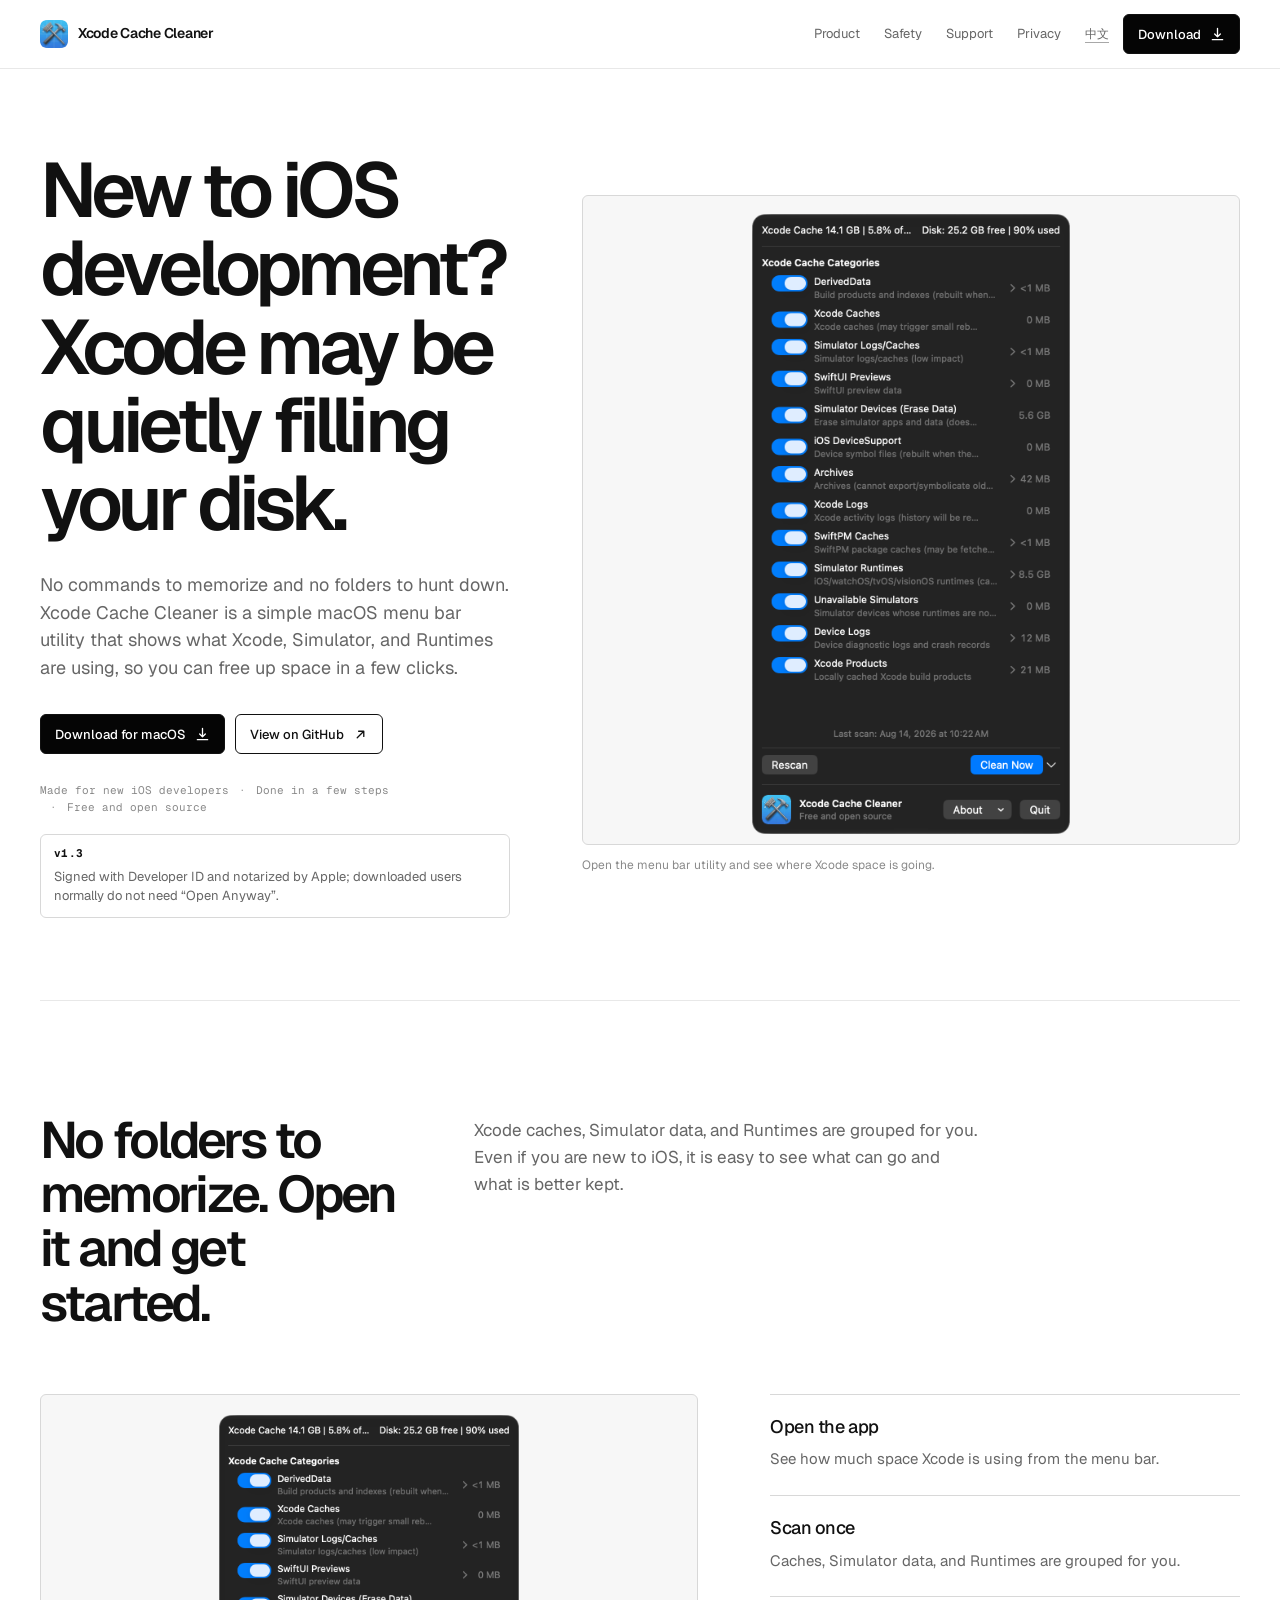
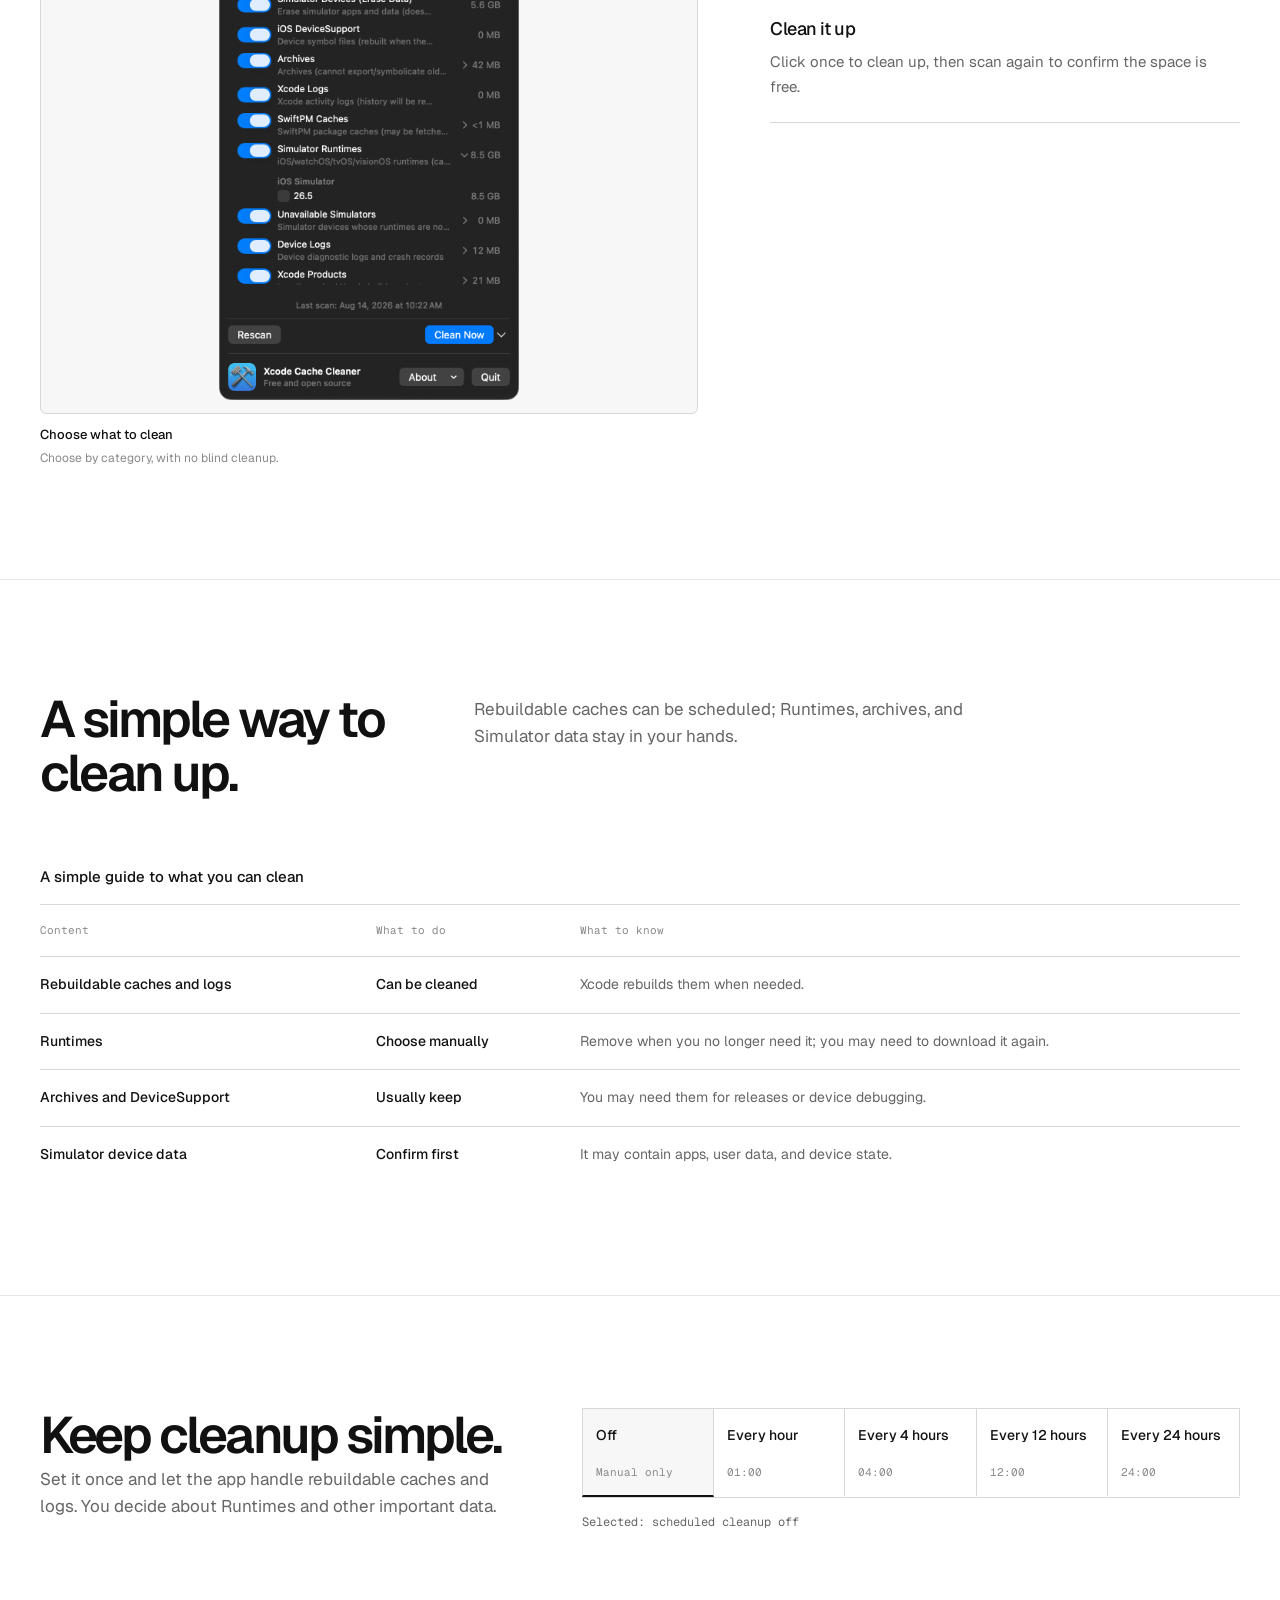
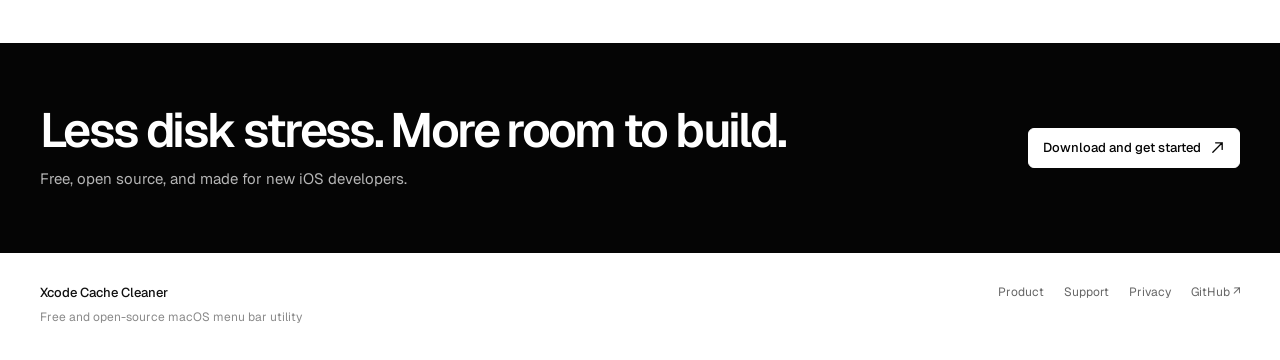
<file: index.html>
<!doctype html>
<html lang="zh-CN">
<head>
  <meta charset="utf-8" />
  <meta name="viewport" content="width=device-width, initial-scale=1" />
  <meta name="description" content="A simple macOS menu bar utility for new iOS developers who need to free up space quietly used by Xcode." />
  <meta name="theme-color" content="#ffffff" />
  <title>Xcode Cache Cleaner — Free up space used by Xcode</title>
  <link rel="preconnect" href="https://fonts.googleapis.com" />
  <link rel="preconnect" href="https://fonts.gstatic.com" crossorigin />
  <link href="https://fonts.googleapis.com/css2?family=Geist:wght@400;500;600&family=Geist+Mono:wght@400;500&display=swap" rel="stylesheet" referrerpolicy="no-referrer" />
  <link rel="icon" type="image/png" href="XcodeCacheCleaner/Assets.xcassets/AppIcon.appiconset/icon_32.png" />
  <link rel="stylesheet" href="site.css" />
  <script src="site.js" defer></script>
</head>
<body data-lang="zh">
  <a class="skip-link" href="#main"><span class="lang-zh">跳到主要内容</span><span class="lang-en">Skip to content</span></a>

  <header class="site-header">
    <div class="wrap site-header-inner">
      <a class="brand" href="index.html" aria-label="Xcode Cache Cleaner home">
        <img src="XcodeCacheCleaner/Assets.xcassets/AppIcon.appiconset/icon_256.png" alt="" />
        <span class="brand-name">Xcode Cache Cleaner</span>
      </a>

      <nav class="site-nav" aria-label="Primary navigation">
        <a href="#product"><span class="lang-zh">产品界面</span><span class="lang-en">Product</span></a>
        <a href="#coverage"><span class="lang-zh">清理边界</span><span class="lang-en">Safety</span></a>
        <a href="support.html"><span class="lang-zh">支持</span><span class="lang-en">Support</span></a>
        <a href="privacy.html"><span class="lang-zh">隐私</span><span class="lang-en">Privacy</span></a>
      </nav>

      <details class="mobile-menu">
        <summary>Menu / 菜单</summary>
        <div class="mobile-menu-panel">
          <a href="#product"><span class="lang-zh">产品界面</span><span class="lang-en">Product</span></a>
          <a href="#coverage"><span class="lang-zh">清理边界</span><span class="lang-en">Safety</span></a>
          <a href="support.html"><span class="lang-zh">支持</span><span class="lang-en">Support</span></a>
          <a href="privacy.html"><span class="lang-zh">隐私</span><span class="lang-en">Privacy</span></a>
        </div>
      </details>

      <div class="header-actions">
        <button class="language-toggle" type="button" data-language-toggle aria-label="Switch site language to English">EN</button>
        <a class="header-download" href="https://github.com/yicheng2031/XcodeCacheCleaner/releases/latest" target="_blank" rel="noreferrer">
          <span class="lang-zh">下载</span>
          <span class="lang-en">Download</span>
          <svg viewBox="0 0 16 16" aria-hidden="true"><path d="M8 1.5v9m0 0 3-3m-3 3-3-3M2.5 13.5h11" /></svg>
        </a>
      </div>
    </div>
  </header>

  <main id="main">
    <section class="opening wrap" id="top">
      <div class="opening-copy">
        <h1>
          <span class="lang-zh">刚开始做 iOS，磁盘却被 Xcode 悄悄占满了？</span>
          <span class="lang-en">New to iOS development? Xcode may be quietly filling your disk.</span>
        </h1>
        <p class="opening-lede">
          <span class="lang-zh">不用记命令，也不用手动翻目录。Xcode Cache Cleaner 是一个简单易用的 macOS 菜单栏工具，帮你找到 Xcode、Simulator 和 Runtime 占用的空间，选中后就能清理。</span>
          <span class="lang-en">No commands to memorize and no folders to hunt down. Xcode Cache Cleaner is a simple macOS menu bar utility that shows what Xcode, Simulator, and Runtimes are using, so you can free up space in a few clicks.</span>
        </p>
        <div class="opening-actions">
          <a class="button button-primary" href="https://github.com/yicheng2031/XcodeCacheCleaner/releases/latest" target="_blank" rel="noreferrer">
            <span class="lang-zh">下载 macOS 版本</span>
            <span class="lang-en">Download for macOS</span>
            <svg viewBox="0 0 16 16" aria-hidden="true"><path d="M8 1.5v9m0 0 3-3m-3 3-3-3M2.5 13.5h11" /></svg>
          </a>
          <a class="button button-secondary" href="https://github.com/yicheng2031/XcodeCacheCleaner" target="_blank" rel="noreferrer">
            <span class="lang-zh">查看 GitHub</span>
            <span class="lang-en">View on GitHub</span>
            <svg viewBox="0 0 16 16" aria-hidden="true"><path d="M4.5 11.5 11.5 4.5M6 4.5h5.5V10" /></svg>
          </a>
        </div>
        <p class="opening-facts">
          <span><span class="lang-zh">适合 iOS 新手</span><span class="lang-en">Made for new iOS developers</span></span>
          <span><span class="lang-zh">几步完成</span><span class="lang-en">Done in a few steps</span></span>
          <span><span class="lang-zh">免费且开源</span><span class="lang-en">Free and open source</span></span>
        </p>
        <p class="opening-release">
          <strong>v1.3</strong>
          <span class="lang-zh">已使用 Developer ID 签名并通过 Apple 公证，下载后通常无需“仍要打开”。</span>
          <span class="lang-en">Signed with Developer ID and notarized by Apple; downloaded users normally do not need “Open Anyway”.</span>
        </p>
      </div>

      <figure class="opening-evidence">
        <div class="evidence-frame evidence-frame-overview">
          <div class="lang-media lang-zh">
            <img src="docs/screenshots/menu-overview.png" alt="Xcode Cache Cleaner menu showing Xcode storage categories and sizes" fetchpriority="high" />
          </div>
          <div class="lang-media lang-en">
            <img src="docs/screenshots/menu-overview-en.png" alt="Xcode Cache Cleaner menu showing Xcode storage categories and sizes in English" fetchpriority="high" />
          </div>
        </div>
        <figcaption>
          <span class="lang-zh">打开菜单栏，Xcode 占了多少空间一目了然。</span>
          <span class="lang-en">Open the menu bar utility and see where Xcode space is going.</span>
        </figcaption>
      </figure>
    </section>

    <section class="page-section evidence-section" id="product">
      <div class="wrap">
        <div class="section-intro section-intro-narrow">
          <h2>
            <span class="lang-zh">不用记目录，打开就能看懂。</span>
            <span class="lang-en">No folders to memorize. Open it and get started.</span>
          </h2>
          <p>
            <span class="lang-zh">Xcode 的缓存、模拟器数据和 Runtime 都按分类列好。即使刚开始做 iOS，也能知道哪些可以清理，哪些最好保留。</span>
            <span class="lang-en">Xcode caches, Simulator data, and Runtimes are grouped for you. Even if you are new to iOS, it is easy to see what can go and what is better kept.</span>
          </p>
        </div>

        <div class="product-evidence-grid">
          <figure class="product-evidence">
            <div class="evidence-frame evidence-frame-detail">
              <div class="lang-media lang-zh">
                <img src="docs/screenshots/runtime-selection.png" alt="Xcode Cache Cleaner with the Runtime category expanded" loading="lazy" />
              </div>
              <div class="lang-media lang-en">
                <img src="docs/screenshots/runtime-selection-en.png" alt="Xcode Cache Cleaner with the Runtime category expanded in English" loading="lazy" />
              </div>
            </div>
            <figcaption>
              <strong><span class="lang-zh">需要清理什么，自己选</span><span class="lang-en">Choose what to clean</span></strong>
              <span><span class="lang-zh">按分类选择，不用盲删。</span><span class="lang-en">Choose by category, with no blind cleanup.</span></span>
            </figcaption>
          </figure>

          <div class="evidence-notes">
            <div class="evidence-note">
              <h3><span class="lang-zh">打开应用</span><span class="lang-en">Open the app</span></h3>
              <p><span class="lang-zh">菜单栏里就能看到 Xcode 占用了多少空间。</span><span class="lang-en">See how much space Xcode is using from the menu bar.</span></p>
            </div>
            <div class="evidence-note">
              <h3><span class="lang-zh">扫描一下</span><span class="lang-en">Scan once</span></h3>
              <p><span class="lang-zh">缓存、Simulator 和 Runtime 分开列好，想清理哪一类由你决定。</span><span class="lang-en">Caches, Simulator data, and Runtimes are grouped for you.</span></p>
            </div>
            <div class="evidence-note">
              <h3><span class="lang-zh">点击清理</span><span class="lang-en">Clean it up</span></h3>
              <p><span class="lang-zh">点一下完成清理，之后重新扫描确认空间已经释放。</span><span class="lang-en">Click once to clean up, then scan again to confirm the space is free.</span></p>
            </div>
          </div>
        </div>
      </div>
    </section>

    <section class="page-section boundary-section" id="coverage">
      <div class="wrap">
        <div class="section-intro section-intro-narrow">
          <h2>
            <span class="lang-zh">新手也能放心清理。</span>
            <span class="lang-en">A simple way to clean up.</span>
          </h2>
          <p>
            <span class="lang-zh">缓存和日志可以交给定时清理；Runtime、归档和模拟器数据等重要内容，仍然由你手动决定。</span>
            <span class="lang-en">Rebuildable caches can be scheduled; Runtimes, archives, and Simulator data stay in your hands.</span>
          </p>
        </div>

        <div class="boundary-table-wrap">
          <table>
            <caption><span class="lang-zh">简单分清：哪些可以清理，哪些需要确认</span><span class="lang-en">A simple guide to what you can clean</span></caption>
            <thead>
              <tr>
                <th scope="col"><span class="lang-zh">内容</span><span class="lang-en">Content</span></th>
                <th scope="col"><span class="lang-zh">建议</span><span class="lang-en">What to do</span></th>
                <th scope="col"><span class="lang-zh">说明</span><span class="lang-en">What to know</span></th>
              </tr>
            </thead>
            <tbody>
              <tr>
                <th scope="row"><span class="lang-zh">可重建缓存和日志</span><span class="lang-en">Rebuildable caches and logs</span></th>
                <td><span class="lang-zh">可以清理</span><span class="lang-en">Can be cleaned</span></td>
                <td><span class="lang-zh">Xcode 需要时会自动重新生成。</span><span class="lang-en">Xcode rebuilds them when needed.</span></td>
              </tr>
              <tr>
                <th scope="row"><span class="lang-zh">Runtime</span><span class="lang-en">Runtimes</span></th>
                <td><span class="lang-zh">手动选择</span><span class="lang-en">Choose manually</span></td>
                <td><span class="lang-zh">不再使用时再删除，之后可能需要重新下载。</span><span class="lang-en">Remove when you no longer need it; you may need to download it again.</span></td>
              </tr>
              <tr>
                <th scope="row"><span class="lang-zh">归档与 DeviceSupport</span><span class="lang-en">Archives and DeviceSupport</span></th>
                <td><span class="lang-zh">建议保留</span><span class="lang-en">Usually keep</span></td>
                <td><span class="lang-zh">发布或真机调试时可能还会用到。</span><span class="lang-en">You may need them for releases or device debugging.</span></td>
              </tr>
              <tr>
                <th scope="row"><span class="lang-zh">模拟器设备数据</span><span class="lang-en">Simulator device data</span></th>
                <td><span class="lang-zh">确认后清理</span><span class="lang-en">Confirm first</span></td>
                <td><span class="lang-zh">里面可能有 App、用户数据和设备状态。</span><span class="lang-en">It may contain apps, user data, and device state.</span></td>
              </tr>
            </tbody>
          </table>
        </div>
      </div>
    </section>

    <section class="page-section schedule-section" id="schedule">
      <div class="wrap schedule-layout">
        <div class="schedule-copy">
          <h2>
            <span class="lang-zh">把清理变成一件小事。</span>
            <span class="lang-en">Keep cleanup simple.</span>
          </h2>
          <p>
            <span class="lang-zh">设置一次，让应用定期处理可重建的缓存和日志。Runtime 等内容仍然由你决定。</span>
            <span class="lang-en">Set it once and let the app handle rebuildable caches and logs. You decide about Runtimes and other important data.</span>
          </p>
        </div>

        <div class="schedule-demo">
          <div class="schedule-options" role="group" aria-label="Scheduled cleanup interval">
            <button type="button" data-schedule-option data-zh="当前选择：关闭定时清理" data-en="Selected: scheduled cleanup off" aria-pressed="true">
              <span class="lang-zh">关闭</span><span class="lang-en">Off</span><small><span class="lang-zh">手动运行</span><span class="lang-en">Manual only</span></small>
            </button>
            <button type="button" data-schedule-option data-zh="当前选择：每 1 小时自动清理" data-en="Selected: every 1 hour" aria-pressed="false">
              <span class="lang-zh">每 1 小时</span><span class="lang-en">Every hour</span><small>01:00</small>
            </button>
            <button type="button" data-schedule-option data-zh="当前选择：每 4 小时自动清理" data-en="Selected: every 4 hours" aria-pressed="false">
              <span class="lang-zh">每 4 小时</span><span class="lang-en">Every 4 hours</span><small>04:00</small>
            </button>
            <button type="button" data-schedule-option data-zh="当前选择：每 12 小时自动清理" data-en="Selected: every 12 hours" aria-pressed="false">
              <span class="lang-zh">每 12 小时</span><span class="lang-en">Every 12 hours</span><small>12:00</small>
            </button>
            <button type="button" data-schedule-option data-zh="当前选择：每 24 小时自动清理" data-en="Selected: every 24 hours" aria-pressed="false">
              <span class="lang-zh">每 24 小时</span><span class="lang-en">Every 24 hours</span><small>24:00</small>
            </button>
          </div>
          <p class="schedule-status" data-schedule-status aria-live="polite">当前选择：关闭定时清理</p>
        </div>
      </div>
    </section>

    <section class="closing-band">
      <div class="wrap closing-band-inner">
        <div>
          <h2><span class="lang-zh">少一点磁盘焦虑，多一点开发空间。</span><span class="lang-en">Less disk stress. More room to build.</span></h2>
          <p><span class="lang-zh">免费开源，适合刚开始做 iOS 的你。</span><span class="lang-en">Free, open source, and made for new iOS developers.</span></p>
        </div>
        <a class="button button-inverse" href="https://github.com/yicheng2031/XcodeCacheCleaner/releases/latest" target="_blank" rel="noreferrer">
          <span class="lang-zh">下载并开始使用</span>
          <span class="lang-en">Download and get started</span>
          <svg viewBox="0 0 16 16" aria-hidden="true"><path d="M3 13 13 3m0 0H6m7 0v7" /></svg>
        </a>
      </div>
    </section>
  </main>

  <footer class="site-footer">
    <div class="wrap site-footer-inner">
      <div class="footer-brand">
        <strong>Xcode Cache Cleaner</strong>
        <span><span class="lang-zh">免费开源的 macOS 菜单栏工具</span><span class="lang-en">Free and open-source macOS menu bar utility</span></span>
      </div>
      <nav class="footer-links" aria-label="Footer navigation">
        <a href="#product"><span class="lang-zh">产品界面</span><span class="lang-en">Product</span></a>
        <a href="support.html"><span class="lang-zh">支持</span><span class="lang-en">Support</span></a>
        <a href="privacy.html"><span class="lang-zh">隐私</span><span class="lang-en">Privacy</span></a>
        <a href="https://github.com/yicheng2031/XcodeCacheCleaner" target="_blank" rel="noreferrer">GitHub ↗</a>
      </nav>
    </div>
  </footer>
</body>
</html>
</file>
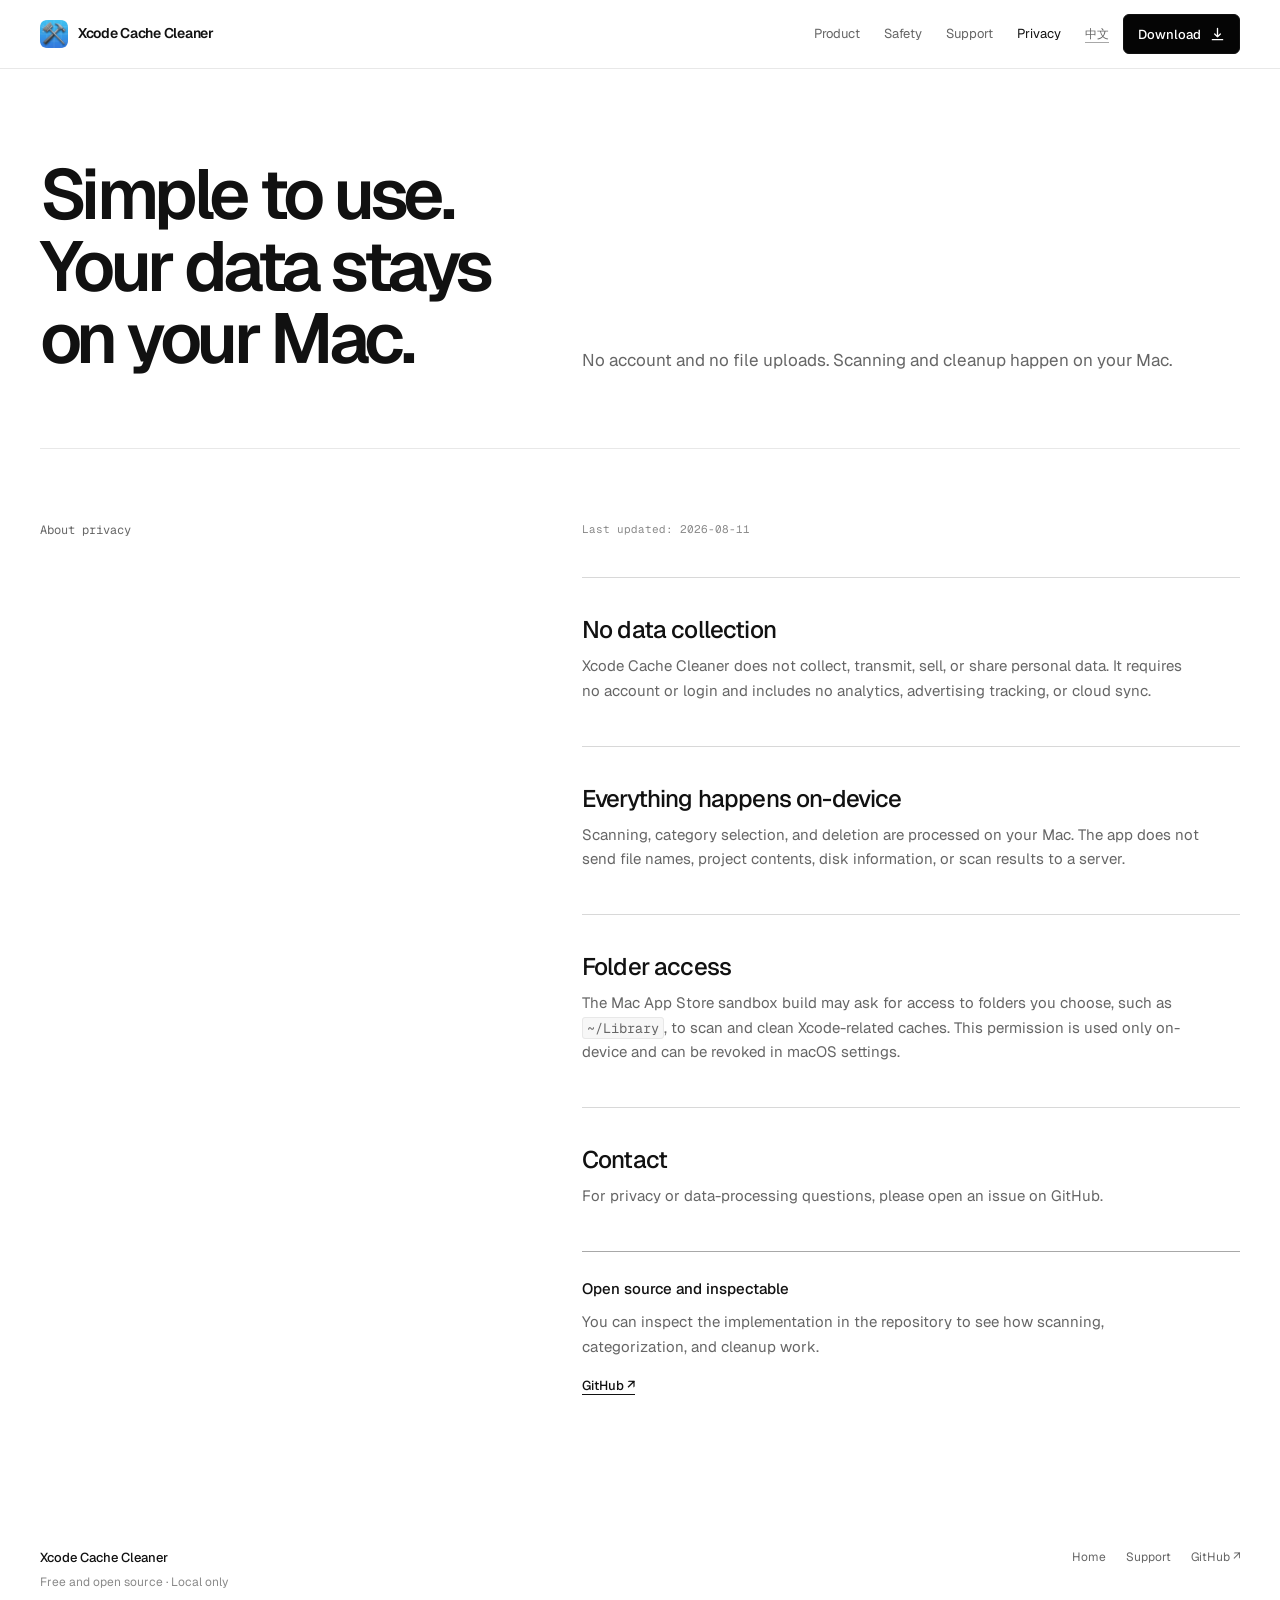
<file: privacy.html>
<!doctype html>
<html lang="zh-CN">
<head>
  <meta charset="utf-8" />
  <meta name="viewport" content="width=device-width, initial-scale=1" />
  <meta name="description" content="Simple, local privacy for Xcode Cache Cleaner. No account, no uploads, and no tracking." />
  <meta name="theme-color" content="#ffffff" />
  <title>Xcode Cache Cleaner — Privacy / 隐私</title>
  <link rel="preconnect" href="https://fonts.googleapis.com" />
  <link rel="preconnect" href="https://fonts.gstatic.com" crossorigin />
  <link href="https://fonts.googleapis.com/css2?family=Geist:wght@400;500;600&family=Geist+Mono:wght@400;500&display=swap" rel="stylesheet" referrerpolicy="no-referrer" />
  <link rel="icon" type="image/png" href="XcodeCacheCleaner/Assets.xcassets/AppIcon.appiconset/icon_32.png" />
  <link rel="stylesheet" href="site.css" />
  <script src="site.js" defer></script>
</head>
<body data-lang="zh">
  <a class="skip-link" href="#main"><span class="lang-zh">跳到主要内容</span><span class="lang-en">Skip to content</span></a>

  <header class="site-header">
    <div class="wrap site-header-inner">
      <a class="brand" href="index.html" aria-label="Xcode Cache Cleaner home">
        <img src="XcodeCacheCleaner/Assets.xcassets/AppIcon.appiconset/icon_256.png" alt="" />
        <span class="brand-name">Xcode Cache Cleaner</span>
      </a>
      <nav class="site-nav" aria-label="Primary navigation">
        <a href="index.html#product"><span class="lang-zh">产品界面</span><span class="lang-en">Product</span></a>
        <a href="index.html#coverage"><span class="lang-zh">清理边界</span><span class="lang-en">Safety</span></a>
        <a href="support.html"><span class="lang-zh">支持</span><span class="lang-en">Support</span></a>
        <a href="privacy.html" aria-current="page"><span class="lang-zh">隐私</span><span class="lang-en">Privacy</span></a>
      </nav>
      <details class="mobile-menu">
        <summary>Menu / 菜单</summary>
        <div class="mobile-menu-panel">
          <a href="index.html#product"><span class="lang-zh">产品界面</span><span class="lang-en">Product</span></a>
          <a href="index.html#coverage"><span class="lang-zh">清理边界</span><span class="lang-en">Safety</span></a>
          <a href="support.html"><span class="lang-zh">支持</span><span class="lang-en">Support</span></a>
          <a href="privacy.html"><span class="lang-zh">隐私</span><span class="lang-en">Privacy</span></a>
        </div>
      </details>
      <div class="header-actions">
        <button class="language-toggle" type="button" data-language-toggle aria-label="Switch site language to English">EN</button>
        <a class="header-download" href="https://github.com/yicheng2031/XcodeCacheCleaner/releases/latest" target="_blank" rel="noreferrer">
          <span class="lang-zh">下载</span>
          <span class="lang-en">Download</span>
          <svg viewBox="0 0 16 16" aria-hidden="true"><path d="M8 1.5v9m0 0 3-3m-3 3-3-3M2.5 13.5h11" /></svg>
        </a>
      </div>
    </div>
  </header>

  <main id="main" class="reading-main">
    <div class="wrap reading-header">
      <h1><span class="lang-zh">简单使用，数据只留在你的 Mac。</span><span class="lang-en">Simple to use. Your data stays on your Mac.</span></h1>
      <p><span class="lang-zh">不需要账号，不需要上传文件。扫描和清理都在你的 Mac 上完成。</span><span class="lang-en">No account and no file uploads. Scanning and cleanup happen on your Mac.</span></p>
    </div>

    <article class="wrap reading-layout">
      <div class="reading-context"><span class="lang-zh">关于隐私</span><span class="lang-en">About privacy</span></div>
      <div class="reading-body">
        <p class="reading-meta"><span class="lang-zh">最后更新：2026-08-11</span><span class="lang-en">Last updated: 2026-08-11</span></p>

        <section class="reading-section">
          <h2><span class="lang-zh">不收集数据</span><span class="lang-en">No data collection</span></h2>
          <p><span class="lang-zh">Xcode Cache Cleaner 不收集、上传、出售或分享任何个人数据。应用不需要账号或登录，也不包含分析统计、广告追踪或云同步。</span><span class="lang-en">Xcode Cache Cleaner does not collect, transmit, sell, or share personal data. It requires no account or login and includes no analytics, advertising tracking, or cloud sync.</span></p>
        </section>

        <section class="reading-section">
          <h2><span class="lang-zh">所有操作都在本机完成</span><span class="lang-en">Everything happens on-device</span></h2>
          <p><span class="lang-zh">扫描结果、分类选择和删除操作都只在你的 Mac 上处理。应用不会把文件名、项目内容、磁盘信息或扫描结果发送到服务器。</span><span class="lang-en">Scanning, category selection, and deletion are processed on your Mac. The app does not send file names, project contents, disk information, or scan results to a server.</span></p>
        </section>

        <section class="reading-section">
          <h2><span class="lang-zh">文件夹访问权限</span><span class="lang-en">Folder access</span></h2>
          <p><span class="lang-zh">如果你使用 Mac App Store 沙盒版本，应用可能请求访问你选择的文件夹，例如 <code>~/Library</code>，以扫描和清理 Xcode 相关缓存。权限只用于本机操作，可以在 macOS 设置中撤销。</span><span class="lang-en">The Mac App Store sandbox build may ask for access to folders you choose, such as <code>~/Library</code>, to scan and clean Xcode-related caches. This permission is used only on-device and can be revoked in macOS settings.</span></p>
        </section>

        <section class="reading-section">
          <h2><span class="lang-zh">联系我们</span><span class="lang-en">Contact</span></h2>
          <p><span class="lang-zh">如果你对隐私或数据处理有疑问，请在 GitHub 提交 Issue。</span><span class="lang-en">For privacy or data-processing questions, please open an issue on GitHub.</span></p>
        </section>

        <aside class="reading-note">
          <strong><span class="lang-zh">开源可核验</span><span class="lang-en">Open source and inspectable</span></strong>
          <p><span class="lang-zh">你可以直接查看仓库中的实现，了解应用如何扫描、分类和执行清理。</span><span class="lang-en">You can inspect the implementation in the repository to see how scanning, categorization, and cleanup work.</span></p>
          <a href="https://github.com/yicheng2031/XcodeCacheCleaner" target="_blank" rel="noreferrer">GitHub ↗</a>
        </aside>
      </div>
    </article>
  </main>

  <footer class="site-footer">
    <div class="wrap site-footer-inner">
      <div class="footer-brand">
        <strong>Xcode Cache Cleaner</strong>
        <span><span class="lang-zh">免费开源 · 仅在本机处理</span><span class="lang-en">Free and open source · Local only</span></span>
      </div>
      <nav class="footer-links" aria-label="Footer navigation">
        <a href="index.html"><span class="lang-zh">首页</span><span class="lang-en">Home</span></a>
        <a href="support.html"><span class="lang-zh">支持</span><span class="lang-en">Support</span></a>
        <a href="https://github.com/yicheng2031/XcodeCacheCleaner" target="_blank" rel="noreferrer">GitHub ↗</a>
      </nav>
    </div>
  </footer>
</body>
</html>
</file>
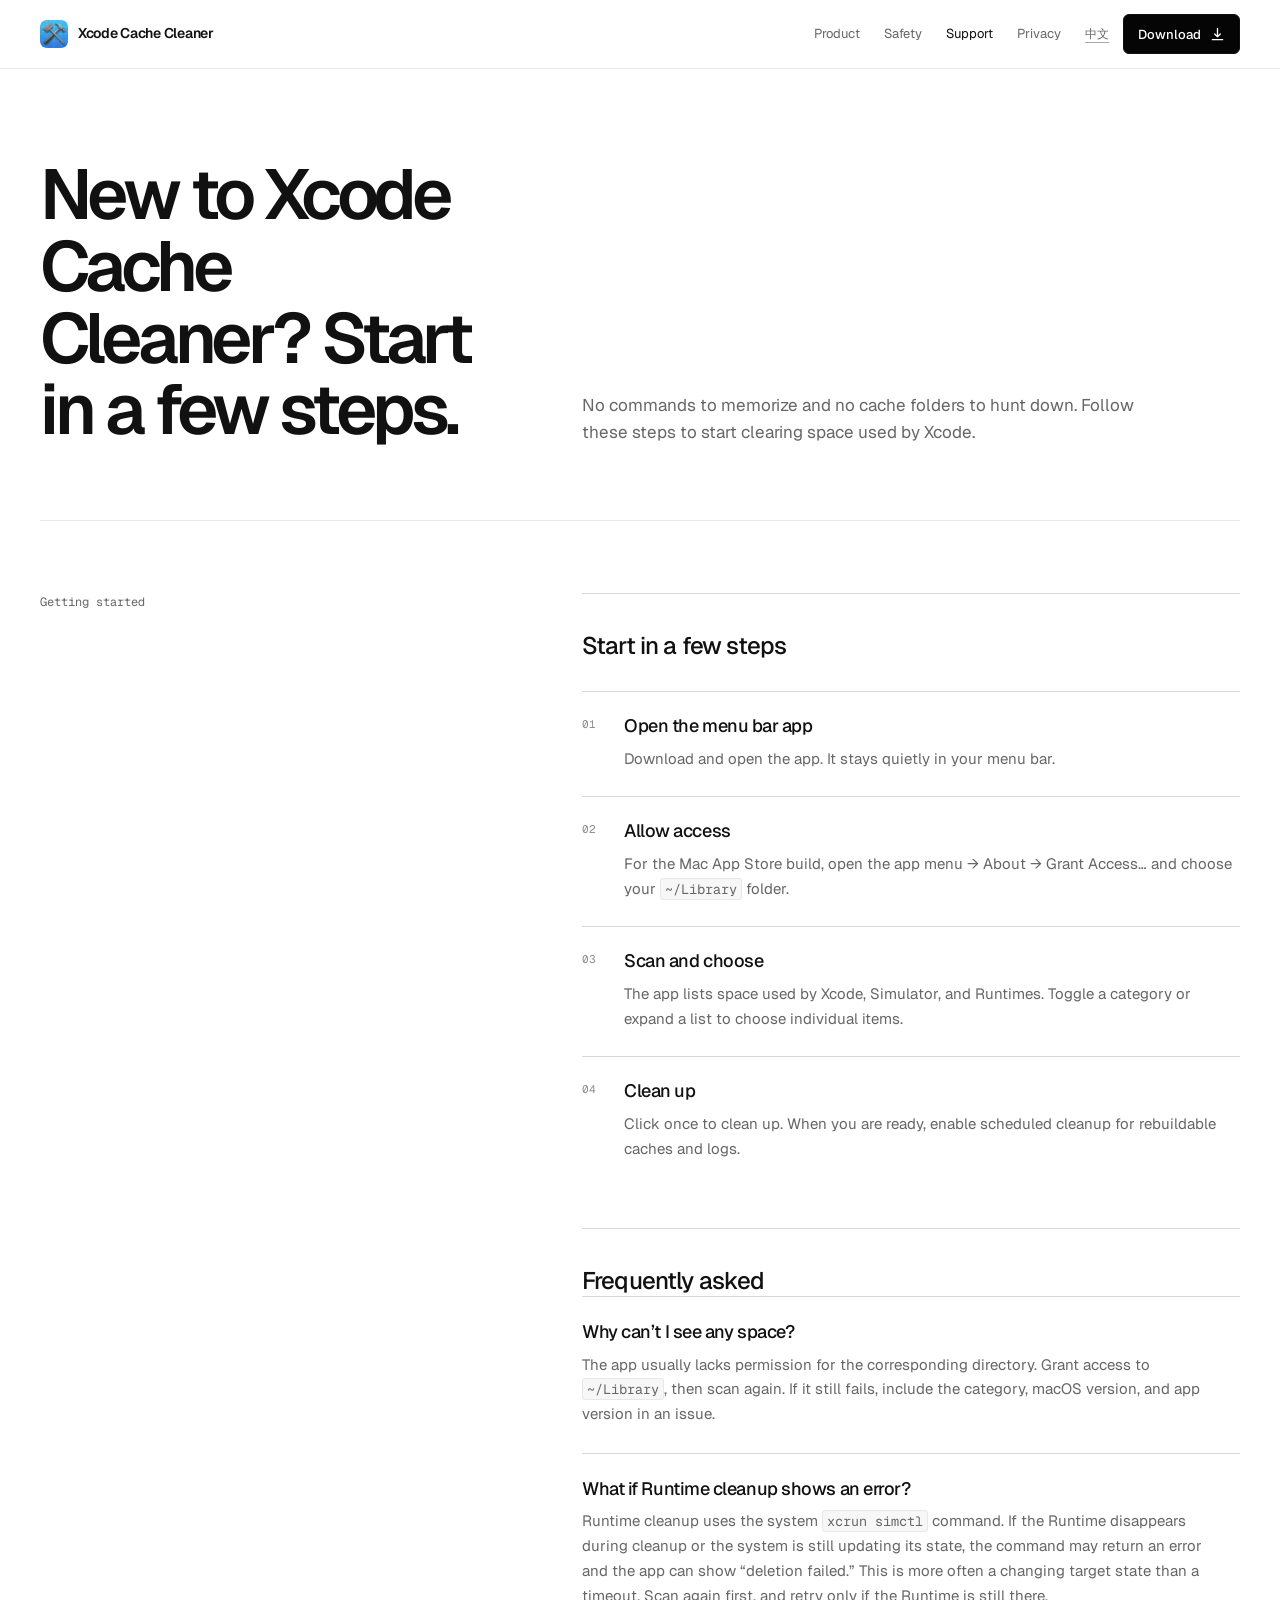
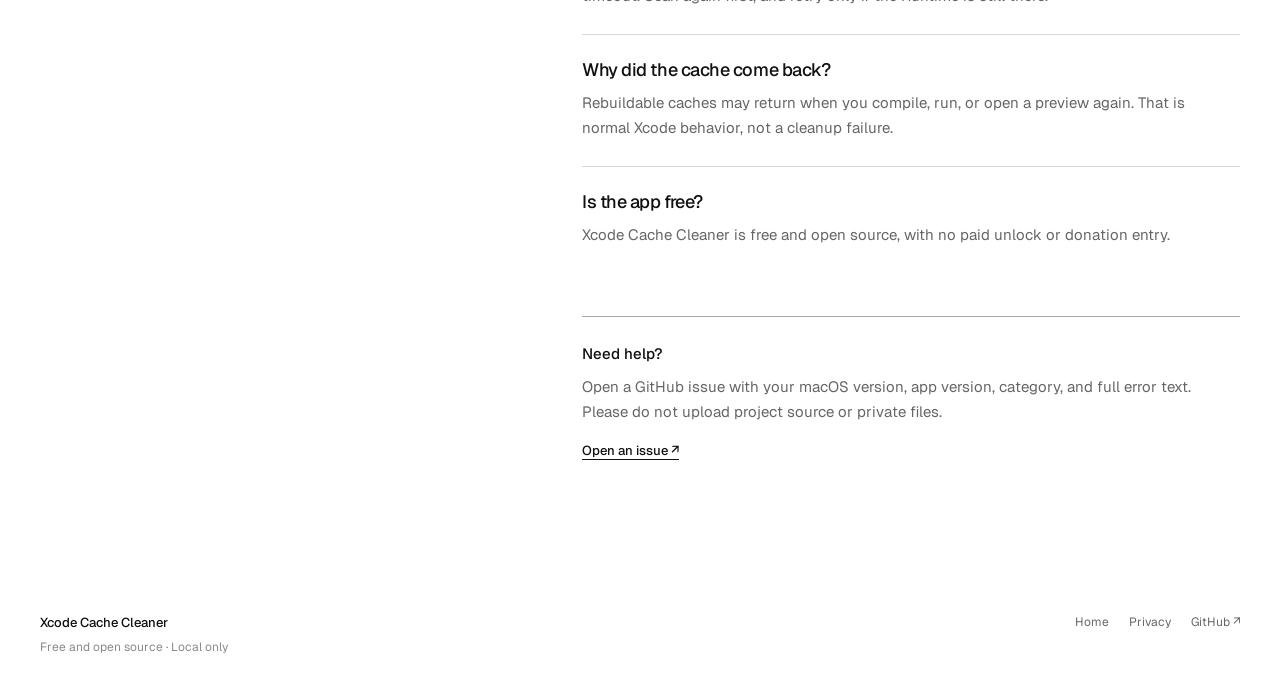
<file: support.html>
<!doctype html>
<html lang="zh-CN">
<head>
  <meta charset="utf-8" />
  <meta name="viewport" content="width=device-width, initial-scale=1" />
  <meta name="description" content="Simple support for new iOS developers using Xcode Cache Cleaner, including permissions, Runtime cleanup, and scheduled cleanup." />
  <meta name="theme-color" content="#ffffff" />
  <title>Xcode Cache Cleaner — Support / 支持</title>
  <link rel="preconnect" href="https://fonts.googleapis.com" />
  <link rel="preconnect" href="https://fonts.gstatic.com" crossorigin />
  <link href="https://fonts.googleapis.com/css2?family=Geist:wght@400;500;600&family=Geist+Mono:wght@400;500&display=swap" rel="stylesheet" referrerpolicy="no-referrer" />
  <link rel="icon" type="image/png" href="XcodeCacheCleaner/Assets.xcassets/AppIcon.appiconset/icon_32.png" />
  <link rel="stylesheet" href="site.css" />
  <script src="site.js" defer></script>
</head>
<body data-lang="zh">
  <a class="skip-link" href="#main"><span class="lang-zh">跳到主要内容</span><span class="lang-en">Skip to content</span></a>

  <header class="site-header">
    <div class="wrap site-header-inner">
      <a class="brand" href="index.html" aria-label="Xcode Cache Cleaner home">
        <img src="XcodeCacheCleaner/Assets.xcassets/AppIcon.appiconset/icon_256.png" alt="" />
        <span class="brand-name">Xcode Cache Cleaner</span>
      </a>
      <nav class="site-nav" aria-label="Primary navigation">
        <a href="index.html#product"><span class="lang-zh">产品界面</span><span class="lang-en">Product</span></a>
        <a href="index.html#coverage"><span class="lang-zh">清理边界</span><span class="lang-en">Safety</span></a>
        <a href="support.html" aria-current="page"><span class="lang-zh">支持</span><span class="lang-en">Support</span></a>
        <a href="privacy.html"><span class="lang-zh">隐私</span><span class="lang-en">Privacy</span></a>
      </nav>
      <details class="mobile-menu">
        <summary>Menu / 菜单</summary>
        <div class="mobile-menu-panel">
          <a href="index.html#product"><span class="lang-zh">产品界面</span><span class="lang-en">Product</span></a>
          <a href="index.html#coverage"><span class="lang-zh">清理边界</span><span class="lang-en">Safety</span></a>
          <a href="support.html"><span class="lang-zh">支持</span><span class="lang-en">Support</span></a>
          <a href="privacy.html"><span class="lang-zh">隐私</span><span class="lang-en">Privacy</span></a>
        </div>
      </details>
      <div class="header-actions">
        <button class="language-toggle" type="button" data-language-toggle aria-label="Switch site language to English">EN</button>
        <a class="header-download" href="https://github.com/yicheng2031/XcodeCacheCleaner/releases/latest" target="_blank" rel="noreferrer">
          <span class="lang-zh">下载</span>
          <span class="lang-en">Download</span>
          <svg viewBox="0 0 16 16" aria-hidden="true"><path d="M8 1.5v9m0 0 3-3m-3 3-3-3M2.5 13.5h11" /></svg>
        </a>
      </div>
    </div>
  </header>

  <main id="main" class="reading-main">
    <div class="wrap reading-header">
      <h1><span class="lang-zh">刚开始用？几步就能开始清理。</span><span class="lang-en">New to Xcode Cache Cleaner? Start in a few steps.</span></h1>
      <p><span class="lang-zh">不用记命令，也不用到处找缓存目录。按下面几步，就能开始清理 Xcode 占用的空间。</span><span class="lang-en">No commands to memorize and no cache folders to hunt down. Follow these steps to start clearing space used by Xcode.</span></p>
    </div>

    <article class="wrap reading-layout">
      <div class="reading-context"><span class="lang-zh">开始使用</span><span class="lang-en">Getting started</span></div>
      <div class="reading-body">
        <section class="reading-section">
          <h2><span class="lang-zh">几步开始</span><span class="lang-en">Start in a few steps</span></h2>
          <ol class="steps-list">
            <li>
              <h3><span class="lang-zh">打开菜单栏应用</span><span class="lang-en">Open the menu bar app</span></h3>
              <p><span class="lang-zh">下载并打开应用，它会安静地待在菜单栏里。</span><span class="lang-en">Download and open the app. It stays quietly in your menu bar.</span></p>
            </li>
            <li>
              <h3><span class="lang-zh">允许扫描</span><span class="lang-en">Allow access</span></h3>
              <p><span class="lang-zh">如果你使用 Mac App Store 版本，打开应用菜单 → 关于 → 授权访问…，选择你的 <code>~/Library</code> 文件夹。</span><span class="lang-en">For the Mac App Store build, open the app menu → About → Grant Access… and choose your <code>~/Library</code> folder.</span></p>
            </li>
            <li>
              <h3><span class="lang-zh">扫描并选择</span><span class="lang-en">Scan and choose</span></h3>
              <p><span class="lang-zh">应用会列出 Xcode、Simulator 和 Runtime 占用的空间。按分类开关，或展开列表选择具体项目。</span><span class="lang-en">The app lists space used by Xcode, Simulator, and Runtimes. Toggle a category or expand a list to choose individual items.</span></p>
            </li>
            <li>
              <h3><span class="lang-zh">点击清理</span><span class="lang-en">Clean up</span></h3>
              <p><span class="lang-zh">点一下完成清理。熟悉后，还可以打开定时清理，让应用自动处理可重建的缓存和日志。</span><span class="lang-en">Click once to clean up. When you are ready, enable scheduled cleanup for rebuildable caches and logs.</span></p>
            </li>
          </ol>
        </section>

        <section class="reading-section">
          <h2><span class="lang-zh">常见问题</span><span class="lang-en">Frequently asked</span></h2>

          <div class="faq-item">
            <h3><span class="lang-zh">为什么扫描不到内容？</span><span class="lang-en">Why can’t I see any space?</span></h3>
            <p><span class="lang-zh">通常是应用没有访问对应目录的权限。请先完成上面的 <code>~/Library</code> 授权，然后重新检测；如果仍然失败，请在 Issue 中附上分类名称、macOS 版本和应用版本。</span><span class="lang-en">The app usually lacks permission for the corresponding directory. Grant access to <code>~/Library</code>, then scan again. If it still fails, include the category, macOS version, and app version in an issue.</span></p>
          </div>

          <div class="faq-item">
            <h3><span class="lang-zh">Runtime 清理提示失败怎么办？</span><span class="lang-en">What if Runtime cleanup shows an error?</span></h3>
            <p><span class="lang-zh">Runtime 清理使用系统的 <code>xcrun simctl</code> 命令。删除过程中如果 Runtime 已经消失，或系统还在更新状态，命令仍可能返回错误，界面就会出现“删除失败”。这更常见于目标状态变化，不一定是超时。先重新扫描确认结果；只有 Runtime 仍在时，才需要再次尝试。</span><span class="lang-en">Runtime cleanup uses the system <code>xcrun simctl</code> command. If the Runtime disappears during cleanup or the system is still updating its state, the command may return an error and the app can show “deletion failed.” This is more often a changing target state than a timeout. Scan again first, and retry only if the Runtime is still there.</span></p>
          </div>

          <div class="faq-item">
            <h3><span class="lang-zh">清理后缓存又回来了？</span><span class="lang-en">Why did the cache come back?</span></h3>
            <p><span class="lang-zh">可重建缓存可能会在下一次编译、运行或打开预览时重新生成；这不是清理失败，而是 Xcode 的正常工作方式。</span><span class="lang-en">Rebuildable caches may return when you compile, run, or open a preview again. That is normal Xcode behavior, not a cleanup failure.</span></p>
          </div>

          <div class="faq-item">
            <h3><span class="lang-zh">这个应用收费吗？</span><span class="lang-en">Is the app free?</span></h3>
            <p><span class="lang-zh">Xcode Cache Cleaner 免费且开源，不包含付费解锁或捐赠入口。</span><span class="lang-en">Xcode Cache Cleaner is free and open source, with no paid unlock or donation entry.</span></p>
          </div>
        </section>

        <aside class="reading-note">
          <strong><span class="lang-zh">需要帮助？</span><span class="lang-en">Need help?</span></strong>
          <p><span class="lang-zh">请在 GitHub 提交 Issue，附上 macOS 版本、应用版本、相关分类和完整错误文本；不要上传项目源码或隐私文件。</span><span class="lang-en">Open a GitHub issue with your macOS version, app version, category, and full error text. Please do not upload project source or private files.</span></p>
          <a href="https://github.com/yicheng2031/XcodeCacheCleaner/issues/new" target="_blank" rel="noreferrer"><span class="lang-zh">提交 Issue ↗</span><span class="lang-en">Open an issue ↗</span></a>
        </aside>
      </div>
    </article>
  </main>

  <footer class="site-footer">
    <div class="wrap site-footer-inner">
      <div class="footer-brand">
        <strong>Xcode Cache Cleaner</strong>
        <span><span class="lang-zh">免费开源 · 仅在本机处理</span><span class="lang-en">Free and open source · Local only</span></span>
      </div>
      <nav class="footer-links" aria-label="Footer navigation">
        <a href="index.html"><span class="lang-zh">首页</span><span class="lang-en">Home</span></a>
        <a href="privacy.html"><span class="lang-zh">隐私</span><span class="lang-en">Privacy</span></a>
        <a href="https://github.com/yicheng2031/XcodeCacheCleaner" target="_blank" rel="noreferrer">GitHub ↗</a>
      </nav>
    </div>
  </footer>
</body>
</html>
</file>
<file: site.css>
:root {
  color-scheme: light dark;
  --surface-primary: #ffffff;
  --surface-secondary: #f7f7f7;
  --surface-contrast: #050505;
  --text-primary: #111111;
  --text-secondary: #666666;
  --text-tertiary: #8a8a8a;
  --text-on-contrast: #ffffff;
  --text-on-contrast-secondary: #b5b5b5;
  --border-subtle: #e8e8e8;
  --border-default: #d8d8d8;
  --border-strong: #a8a8a8;
  --focus: #111111;
  --max-width: 1200px;
  --radius: 6px;
  --ease: cubic-bezier(0.22, 0.8, 0.22, 1);
  font-family: "Geist", -apple-system, BlinkMacSystemFont, "Segoe UI", Helvetica, Arial, sans-serif;
}

@media (prefers-color-scheme: dark) {
  :root {
    --surface-primary: #050505;
    --surface-secondary: #111111;
    --surface-contrast: #ffffff;
    --text-primary: #f5f5f5;
    --text-secondary: #a5a5a5;
    --text-tertiary: #777777;
    --text-on-contrast: #050505;
    --text-on-contrast-secondary: #505050;
    --border-subtle: #1f1f1f;
    --border-default: #303030;
    --border-strong: #707070;
    --focus: #ffffff;
  }
}

* {
  box-sizing: border-box;
}

html {
  scroll-behavior: smooth;
}

body {
  min-width: 320px;
  margin: 0;
  background: var(--surface-primary);
  color: var(--text-primary);
  line-height: 1.55;
  text-rendering: optimizeLegibility;
}

img {
  display: block;
  max-width: 100%;
}

a {
  color: inherit;
}

button,
a {
  -webkit-tap-highlight-color: transparent;
}

a:focus-visible,
button:focus-visible,
summary:focus-visible {
  outline: 2px solid var(--focus);
  outline-offset: 4px;
}

button {
  font: inherit;
}

.wrap {
  width: min(var(--max-width), calc(100% - 48px));
  margin-right: auto;
  margin-left: auto;
}

.skip-link {
  position: fixed;
  z-index: 100;
  top: 10px;
  left: 10px;
  padding: 8px 12px;
  background: var(--surface-contrast);
  color: var(--text-on-contrast);
  transform: translateY(-140%);
  transition: transform 160ms ease;
}

.skip-link:focus {
  transform: translateY(0);
}

.lang-en {
  display: none;
}

.lang-media {
  display: flex;
  justify-content: center;
  width: 100%;
}

.lang-media.lang-en {
  display: none;
}

body[data-lang="en"] .lang-zh {
  display: none;
}

body[data-lang="en"] .lang-en {
  display: inline;
}

body[data-lang="en"] .lang-media.lang-en {
  display: flex;
}

.site-header {
  border-bottom: 1px solid var(--border-subtle);
}

.site-header-inner {
  display: flex;
  min-height: 68px;
  align-items: center;
  gap: 24px;
}

.brand {
  display: inline-flex;
  flex: 0 0 auto;
  align-items: center;
  gap: 10px;
  color: var(--text-primary);
  text-decoration: none;
}

.brand img {
  width: 28px;
  height: 28px;
  border-radius: 6px;
}

.brand-name {
  font-size: 14px;
  font-weight: 600;
  letter-spacing: -0.02em;
  white-space: nowrap;
}

.site-nav {
  display: flex;
  align-items: center;
  gap: 24px;
  margin-left: auto;
  color: var(--text-secondary);
  font-size: 13px;
}

.site-nav a,
.footer-links a {
  text-decoration: none;
  transition: color 150ms ease;
}

.site-nav a:hover,
.site-nav a[aria-current="page"],
.footer-links a:hover {
  color: var(--text-primary);
}

.header-actions {
  display: flex;
  align-items: center;
  gap: 14px;
}

.language-toggle {
  padding: 4px 0;
  border: 0;
  background: transparent;
  color: var(--text-secondary);
  font-family: "Geist Mono", ui-monospace, SFMono-Regular, Menlo, monospace;
  font-size: 12px;
  cursor: pointer;
  text-decoration: underline;
  text-decoration-color: var(--border-strong);
  text-underline-offset: 4px;
}

.language-toggle:hover {
  color: var(--text-primary);
  text-decoration-color: var(--text-primary);
}

.header-download,
.button {
  display: inline-flex;
  min-height: 40px;
  align-items: center;
  justify-content: center;
  gap: 9px;
  border: 1px solid var(--text-primary);
  border-radius: var(--radius);
  padding: 0 14px;
  font-size: 13px;
  font-weight: 500;
  line-height: 1;
  text-decoration: none;
  transition: background-color 150ms ease, color 150ms ease, border-color 150ms ease;
}

.header-download,
.button-primary {
  background: var(--surface-contrast);
  color: var(--text-on-contrast);
}

.header-download:hover,
.button-primary:hover {
  background: var(--text-secondary);
  border-color: var(--text-secondary);
}

.header-download svg,
.button svg {
  width: 15px;
  height: 15px;
  fill: none;
  stroke: currentColor;
  stroke-linecap: round;
  stroke-linejoin: round;
  stroke-width: 1.4;
}

.button-secondary {
  background: transparent;
  color: var(--text-primary);
}

.button-secondary:hover {
  background: var(--surface-secondary);
}

.button-inverse {
  border-color: var(--text-on-contrast);
  background: var(--text-on-contrast);
  color: var(--surface-contrast);
}

.button-inverse:hover {
  background: var(--text-on-contrast-secondary);
  border-color: var(--text-on-contrast-secondary);
}

.mobile-menu {
  display: none;
  position: relative;
}

.mobile-menu summary {
  color: var(--text-secondary);
  cursor: pointer;
  font-size: 13px;
  list-style: none;
}

.mobile-menu summary::-webkit-details-marker {
  display: none;
}

.mobile-menu-panel {
  position: absolute;
  z-index: 10;
  top: calc(100% + 16px);
  right: -8px;
  display: grid;
  min-width: 170px;
  gap: 0;
  padding: 8px 0;
  border: 1px solid var(--border-default);
  border-radius: var(--radius);
  background: var(--surface-primary);
}

.mobile-menu-panel a {
  padding: 9px 14px;
  color: var(--text-secondary);
  font-size: 13px;
  text-decoration: none;
}

.mobile-menu-panel a:hover {
  background: var(--surface-secondary);
  color: var(--text-primary);
}

.opening {
  display: grid;
  grid-template-columns: minmax(0, 5fr) minmax(0, 7fr);
  gap: 72px;
  align-items: center;
  min-height: calc(100svh - 68px);
  padding-top: 82px;
  padding-bottom: 82px;
  border-bottom: 1px solid var(--border-subtle);
}

.opening-copy {
  max-width: 610px;
}

.opening h1,
.reading-header h1 {
  max-width: 760px;
  margin: 0;
  font-size: clamp(48px, 6vw, 80px);
  font-weight: 600;
  letter-spacing: -0.065em;
  line-height: 1.02;
}

.opening h1 em {
  font-style: normal;
}

.opening-lede {
  max-width: 570px;
  margin: 28px 0 0;
  color: var(--text-secondary);
  font-size: 18px;
  line-height: 1.55;
}

.opening-actions {
  display: flex;
  flex-wrap: wrap;
  gap: 10px;
  margin-top: 32px;
}

.opening-facts {
  display: flex;
  flex-wrap: wrap;
  gap: 0;
  margin: 28px 0 0;
  color: var(--text-tertiary);
  font-family: "Geist Mono", ui-monospace, SFMono-Regular, Menlo, monospace;
  font-size: 11px;
}

.opening-facts > span + span::before {
  margin: 0 10px;
  color: var(--border-strong);
  content: "·";
}

.opening-release {
  display: flex;
  flex-wrap: wrap;
  gap: 6px 10px;
  max-width: 570px;
  margin: 18px 0 0;
  padding: 11px 13px;
  border: 1px solid var(--border-default);
  border-radius: var(--radius);
  color: var(--text-secondary);
  font-size: 13px;
  line-height: 1.45;
}

.opening-release strong {
  color: var(--text-primary);
  font-family: "Geist Mono", ui-monospace, SFMono-Regular, Menlo, monospace;
  font-size: 11px;
  letter-spacing: 0.04em;
}

.opening-evidence,
.product-evidence {
  margin: 0;
}

.evidence-frame {
  display: flex;
  align-items: flex-start;
  justify-content: center;
  overflow: hidden;
  border: 1px solid var(--border-default);
  border-radius: var(--radius);
  background: var(--surface-secondary);
}

.evidence-frame img {
  width: auto;
  max-width: 100%;
  object-fit: contain;
}

.evidence-frame-overview {
  min-height: min(650px, calc(100svh - 150px));
  padding: 18px 52px 0;
}

.evidence-frame-overview img {
  height: min(620px, calc(100svh - 180px));
}

.evidence-frame-detail {
  min-height: 620px;
  padding: 20px 70px 0;
}

.evidence-frame-detail img {
  height: 585px;
}

figcaption {
  display: grid;
  gap: 5px;
  margin-top: 12px;
  color: var(--text-tertiary);
  font-size: 12px;
  line-height: 1.45;
}

figcaption strong {
  color: var(--text-primary);
  font-size: 13px;
  font-weight: 500;
}

.page-section {
  padding: 112px 0;
  border-bottom: 1px solid var(--border-subtle);
}

.section-intro {
  display: grid;
  grid-template-columns: minmax(0, 5fr) minmax(0, 7fr);
  gap: 72px;
}

.section-intro-narrow {
  max-width: 940px;
}

.section-intro h2,
.schedule-copy h2,
.closing-band h2 {
  margin: 0;
  font-size: clamp(32px, 4vw, 52px);
  font-weight: 600;
  letter-spacing: -0.055em;
  line-height: 1.06;
}

.section-intro p,
.schedule-copy p {
  max-width: 620px;
  margin: 4px 0 0;
  color: var(--text-secondary);
  font-size: 17px;
  line-height: 1.6;
}

.product-evidence-grid {
  display: grid;
  grid-template-columns: minmax(0, 7fr) minmax(0, 5fr);
  gap: 72px;
  align-items: start;
  margin-top: 64px;
}

.evidence-notes {
  border-top: 1px solid var(--border-default);
}

.evidence-note {
  padding: 21px 0 23px;
  border-bottom: 1px solid var(--border-default);
}

.evidence-note h3,
.faq-item h3,
.steps-list h3 {
  margin: 0;
  font-size: 18px;
  font-weight: 500;
  letter-spacing: -0.025em;
  line-height: 1.25;
}

.evidence-note p,
.faq-item p,
.steps-list p,
.reading-section > p,
.reading-note p {
  max-width: 620px;
  margin: 9px 0 0;
  color: var(--text-secondary);
  font-size: 15px;
  line-height: 1.65;
}

.boundary-table-wrap {
  margin-top: 64px;
  overflow-x: auto;
}

.boundary-table-wrap table {
  width: 100%;
  min-width: 680px;
  border-collapse: collapse;
  font-size: 14px;
}

.boundary-table-wrap caption {
  margin-bottom: 16px;
  color: var(--text-primary);
  font-size: 15px;
  font-weight: 500;
  text-align: left;
}

.boundary-table-wrap th,
.boundary-table-wrap td {
  padding: 17px 16px 17px 0;
  border-top: 1px solid var(--border-default);
  vertical-align: top;
  text-align: left;
}

.boundary-table-wrap thead th {
  color: var(--text-tertiary);
  font-family: "Geist Mono", ui-monospace, SFMono-Regular, Menlo, monospace;
  font-size: 11px;
  font-weight: 400;
}

.boundary-table-wrap tbody th {
  width: 28%;
  color: var(--text-primary);
  font-weight: 500;
}

.boundary-table-wrap tbody td {
  color: var(--text-secondary);
}

.boundary-table-wrap tbody td:nth-child(2) {
  width: 17%;
  color: var(--text-primary);
  font-weight: 500;
}

.schedule-section {
  border-bottom: 0;
}

.schedule-layout {
  display: grid;
  grid-template-columns: minmax(0, 5fr) minmax(0, 7fr);
  gap: 72px;
  align-items: start;
}

.schedule-demo {
  min-width: 0;
}

.schedule-options {
  display: grid;
  grid-template-columns: repeat(5, minmax(0, 1fr));
  border-top: 1px solid var(--border-default);
  border-bottom: 1px solid var(--border-default);
}

.schedule-options button {
  display: grid;
  min-height: 88px;
  align-content: space-between;
  gap: 12px;
  border: 0;
  border-right: 1px solid var(--border-default);
  border-bottom: 2px solid transparent;
  padding: 16px 13px 14px;
  background: transparent;
  color: var(--text-primary);
  cursor: pointer;
  text-align: left;
  transition: background-color 150ms ease, border-color 150ms ease;
}

.schedule-options button:first-child {
  border-left: 1px solid var(--border-default);
}

.schedule-options button:hover {
  background: var(--surface-secondary);
}

.schedule-options button[aria-pressed="true"] {
  border-bottom-color: var(--text-primary);
  background: var(--surface-secondary);
}

.schedule-options button > span {
  font-size: 14px;
  font-weight: 500;
}

.schedule-options small {
  color: var(--text-tertiary);
  font-family: "Geist Mono", ui-monospace, SFMono-Regular, Menlo, monospace;
  font-size: 11px;
}

.schedule-status {
  margin: 15px 0 0;
  color: var(--text-secondary);
  font-family: "Geist Mono", ui-monospace, SFMono-Regular, Menlo, monospace;
  font-size: 12px;
}

.closing-band {
  background: var(--surface-contrast);
  color: var(--text-on-contrast);
}

.closing-band-inner {
  display: flex;
  align-items: center;
  justify-content: space-between;
  gap: 32px;
  padding-top: 62px;
  padding-bottom: 62px;
}

.closing-band h2 {
  font-size: clamp(28px, 3.8vw, 48px);
}

.closing-band p {
  margin: 11px 0 0;
  color: var(--text-on-contrast-secondary);
  font-size: 15px;
}

.site-footer {
  background: var(--surface-primary);
}

.site-footer-inner {
  display: flex;
  align-items: flex-start;
  justify-content: space-between;
  gap: 32px;
  padding-top: 30px;
  padding-bottom: 34px;
}

.footer-brand {
  display: grid;
  gap: 5px;
}

.footer-brand strong {
  font-size: 13px;
  font-weight: 500;
}

.footer-brand span {
  color: var(--text-tertiary);
  font-size: 12px;
}

.footer-links {
  display: flex;
  flex-wrap: wrap;
  justify-content: flex-end;
  gap: 20px;
  color: var(--text-secondary);
  font-size: 12px;
}

.reading-main {
  padding: 90px 0 120px;
}

.reading-header {
  display: grid;
  grid-template-columns: minmax(0, 5fr) minmax(0, 7fr);
  gap: 72px;
  align-items: end;
  padding-bottom: 74px;
  border-bottom: 1px solid var(--border-subtle);
}

.reading-header h1 {
  font-size: clamp(44px, 5.5vw, 72px);
}

.reading-header p {
  max-width: 600px;
  margin: 0;
  color: var(--text-secondary);
  font-size: 17px;
  line-height: 1.6;
}

.reading-layout {
  display: grid;
  grid-template-columns: minmax(0, 5fr) minmax(0, 7fr);
  gap: 72px;
  margin-top: 72px;
}

.reading-context {
  color: var(--text-secondary);
  font-family: "Geist Mono", ui-monospace, SFMono-Regular, Menlo, monospace;
  font-size: 12px;
}

.reading-body {
  max-width: 700px;
}

.reading-meta {
  margin: 0 0 39px;
  color: var(--text-tertiary);
  font-family: "Geist Mono", ui-monospace, SFMono-Regular, Menlo, monospace;
  font-size: 11px;
}

.reading-section {
  padding: 38px 0 42px;
  border-top: 1px solid var(--border-default);
}

.reading-section h2 {
  margin: 0;
  font-size: 24px;
  font-weight: 500;
  letter-spacing: -0.035em;
  line-height: 1.2;
}

.reading-section code,
.reading-note code {
  padding: 1px 4px;
  border: 1px solid var(--border-subtle);
  border-radius: 3px;
  background: var(--surface-secondary);
  font-family: "Geist Mono", ui-monospace, SFMono-Regular, Menlo, monospace;
  font-size: 0.9em;
}

.steps-list {
  margin: 30px 0 0;
  padding: 0;
  list-style: none;
  counter-reset: support-step;
}

.steps-list li {
  position: relative;
  padding: 23px 0 25px 42px;
  border-top: 1px solid var(--border-default);
  counter-increment: support-step;
}

.steps-list li::before {
  position: absolute;
  top: 24px;
  left: 0;
  color: var(--text-tertiary);
  content: counter(support-step, decimal-leading-zero);
  font-family: "Geist Mono", ui-monospace, SFMono-Regular, Menlo, monospace;
  font-size: 11px;
}

.faq-item {
  padding: 24px 0 26px;
  border-top: 1px solid var(--border-default);
}

.reading-note {
  padding: 25px 0 0;
  border-top: 1px solid var(--border-strong);
}

.reading-note strong {
  font-size: 15px;
  font-weight: 500;
}

.reading-note p {
  margin-bottom: 0;
}

.reading-note a {
  display: inline-block;
  margin-top: 16px;
  color: var(--text-primary);
  font-size: 13px;
  font-weight: 500;
  text-underline-offset: 4px;
}

@media (max-width: 900px) {
  .opening,
  .section-intro,
  .product-evidence-grid,
  .schedule-layout,
  .reading-header,
  .reading-layout {
    grid-template-columns: 1fr;
    gap: 42px;
  }

  .opening {
    min-height: auto;
    padding-top: 72px;
    padding-bottom: 72px;
  }

  .opening-copy,
  .section-intro-narrow,
  .reading-body {
    max-width: none;
  }

  .section-intro p,
  .schedule-copy p,
  .reading-header p {
    margin-top: 0;
  }

  .product-evidence-grid,
  .boundary-table-wrap {
    margin-top: 48px;
  }

  .reading-header {
    padding-bottom: 52px;
  }

  .reading-layout {
    margin-top: 52px;
  }

  .reading-context {
    order: -1;
  }
}

@media (max-width: 700px) {
  .wrap {
    width: min(var(--max-width), calc(100% - 32px));
  }

  .site-header-inner {
    min-height: 60px;
    gap: 14px;
  }

  .brand {
    gap: 8px;
  }

  .brand img {
    width: 26px;
    height: 26px;
  }

  .brand-name {
    font-size: 13px;
  }

  .site-nav,
  .header-download {
    display: none;
  }

  .mobile-menu {
    display: block;
    margin-left: auto;
  }

  .header-actions {
    gap: 8px;
  }

  .opening {
    gap: 52px;
    padding-top: 56px;
    padding-bottom: 58px;
  }

  .opening h1,
  .reading-header h1 {
    font-size: clamp(42px, 13vw, 64px);
  }

  .opening-lede {
    margin-top: 22px;
    font-size: 16px;
  }

  .opening-actions {
    align-items: stretch;
    margin-top: 26px;
  }

  .opening-actions .button {
    flex: 1 1 145px;
  }

  .opening-facts {
    display: grid;
    gap: 5px;
    margin-top: 23px;
  }

  .opening-facts > span + span::before {
    display: none;
  }

  .evidence-frame-overview {
    min-height: 530px;
    padding-right: 36px;
    padding-left: 36px;
  }

  .evidence-frame-overview img {
    height: 510px;
  }

  .page-section {
    padding: 78px 0;
  }

  .section-intro h2,
  .schedule-copy h2,
  .closing-band h2 {
    font-size: 36px;
  }

  .section-intro p,
  .schedule-copy p {
    font-size: 16px;
  }

  .product-evidence-grid {
    gap: 40px;
  }

  .evidence-frame-detail {
    min-height: 510px;
    padding-right: 32px;
    padding-left: 32px;
  }

  .evidence-frame-detail img {
    height: 490px;
  }

  .boundary-table-wrap {
    margin-top: 40px;
  }

  .schedule-options {
    grid-template-columns: repeat(2, minmax(0, 1fr));
  }

  .schedule-options button,
  .schedule-options button:first-child {
    border-left: 1px solid var(--border-default);
  }

  .schedule-options button:nth-child(2n) {
    border-right: 0;
  }

  .closing-band-inner,
  .site-footer-inner {
    align-items: flex-start;
    flex-direction: column;
  }

  .closing-band-inner {
    padding-top: 48px;
    padding-bottom: 48px;
  }

  .closing-band .button {
    width: 100%;
  }

  .footer-links {
    justify-content: flex-start;
    gap: 14px;
  }

  .reading-main {
    padding: 60px 0 80px;
  }

  .reading-header {
    gap: 24px;
    padding-bottom: 42px;
  }

  .reading-header p {
    font-size: 16px;
  }

  .reading-layout {
    gap: 36px;
    margin-top: 38px;
  }

  .reading-section {
    padding-top: 30px;
    padding-bottom: 34px;
  }
}

@media (prefers-reduced-motion: reduce) {
  html {
    scroll-behavior: auto;
  }

  *,
  *::before,
  *::after {
    transition-duration: 0.01ms !important;
  }
}
</file>
